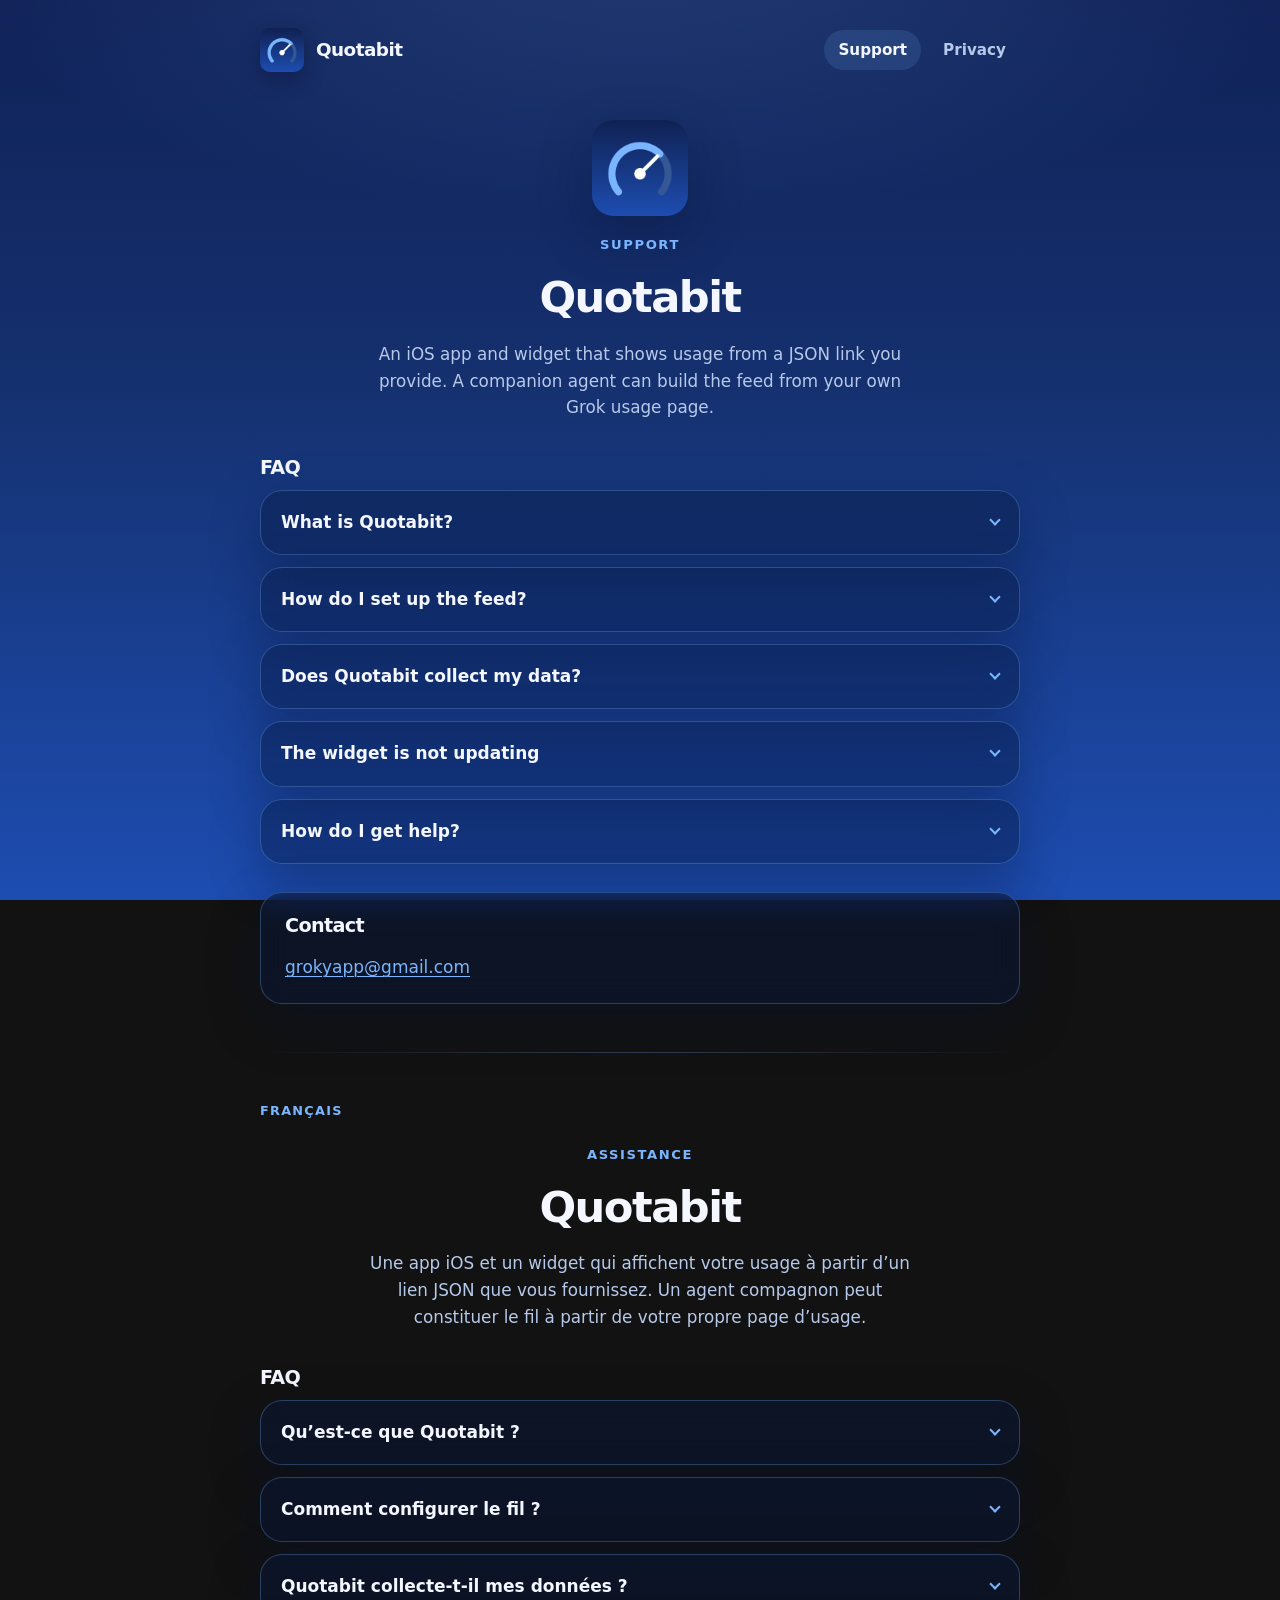
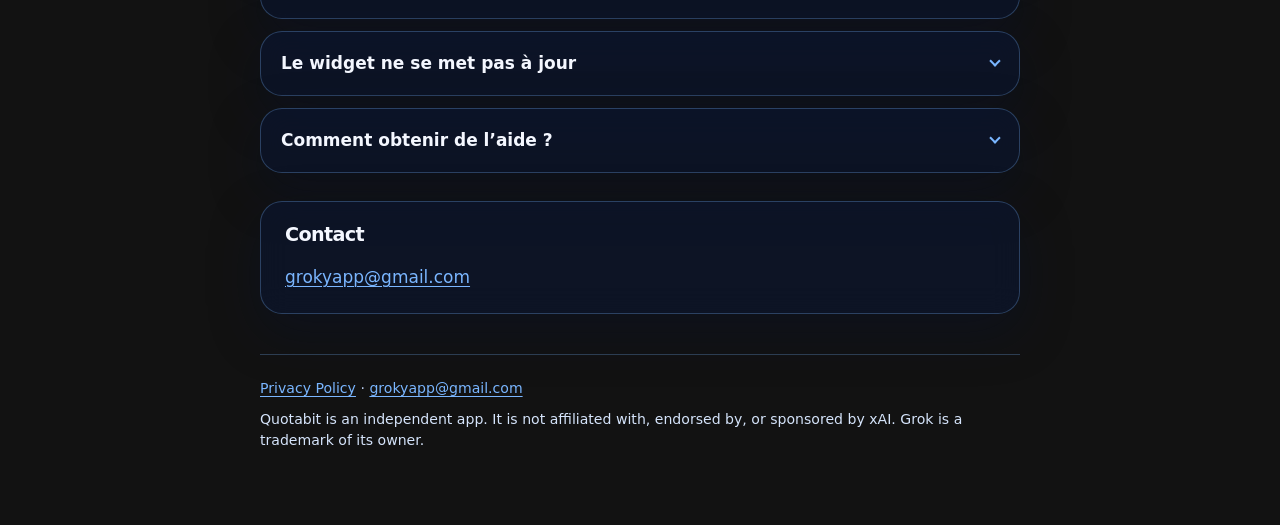
<file: index.html>
<!doctype html>
<html lang="en">
<head>
  <meta charset="utf-8">
  <meta name="viewport" content="width=device-width, initial-scale=1">
  <title>Quotabit – Support</title>
  <meta name="description" content="Support and FAQ for Quotabit, an iOS app and widget that shows your usage from a JSON feed you provide.">
  <meta name="theme-color" content="#102258">
  <meta name="apple-mobile-web-app-title" content="Quotabit">
  <link rel="canonical" href="https://nooxico.github.io/grokyapp/">
  <link rel="icon" href="favicon.ico" sizes="any">
  <link rel="icon" type="image/png" sizes="32x32" href="favicon-32.png">
  <link rel="apple-touch-icon" href="apple-touch-icon.png">
  <link rel="manifest" href="site.webmanifest">
  <meta property="og:type" content="website">
  <meta property="og:site_name" content="Quotabit">
  <meta property="og:title" content="Quotabit – Support">
  <meta property="og:description" content="Support and FAQ for Quotabit, an independent iOS usage widget.">
  <meta property="og:url" content="https://nooxico.github.io/grokyapp/">
  <meta property="og:image" content="https://nooxico.github.io/grokyapp/og-image.png">
  <meta property="og:image:width" content="1200">
  <meta property="og:image:height" content="630">
  <meta property="og:locale" content="en_US">
  <meta property="og:locale:alternate" content="fr_FR">
  <meta name="twitter:card" content="summary_large_image">
  <meta name="twitter:title" content="Quotabit – Support">
  <meta name="twitter:description" content="Support and FAQ for Quotabit, an independent iOS usage widget.">
  <meta name="twitter:image" content="https://nooxico.github.io/grokyapp/og-image.png">
  <link rel="stylesheet" href="styles.css">
</head>
<body>
  <div class="wrap">
    <header class="site-header">
      <a class="brand" href="index.html">
        <img src="assets/quotabit-icon-1024.png" width="44" height="44" alt="">
        Quotabit
      </a>
      <nav class="nav" aria-label="Site">
        <a href="index.html" aria-current="page">Support</a>
        <a href="privacy-policy.html">Privacy</a>
      </nav>
    </header>

    <main>
      <section class="hero hero--center" lang="en">
        <img class="app-icon" src="assets/quotabit-icon-1024.png" width="96" height="96" alt="Quotabit app icon">
        <p class="eyebrow">Support</p>
        <h1>Quotabit</h1>
        <p class="lede">An iOS app and widget that shows usage from a JSON link you provide. A companion agent can build the feed from your own Grok usage page.</p>
      </section>

      <section lang="en" aria-labelledby="faq-en">
        <h2 id="faq-en">FAQ</h2>
        <div class="faq">
          <details>
            <summary>What is Quotabit?</summary>
            <p>Quotabit is an independent iOS app and widget. You paste a JSON feed URL; the app displays percentage, reset date, tokens, credits, plan, and account name when those fields are in your file.</p>
          </details>
          <details>
            <summary>How do I set up the feed?</summary>
            <p>Publish a JSON file on storage you control (for example GitHub or Google Drive), then enter that HTTPS URL in Settings. A companion agent you set up can keep the file up to date from your own usage page.</p>
          </details>
          <details>
            <summary>Does Quotabit collect my data?</summary>
            <p>No. There is no account, analytics, ads, tracking, or third-party SDK. The app only fetches the feed URL you enter. Details are in the <a href="privacy-policy.html">privacy policy</a>.</p>
          </details>
          <details>
            <summary>The widget is not updating</summary>
            <p>Confirm the URL is reachable over HTTPS and that the file is valid JSON. Check Background App Refresh, then open the app once so it can refresh. Use Reset in Settings if you need to start over.</p>
          </details>
          <details>
            <summary>How do I get help?</summary>
            <p>Email <a href="mailto:grokyapp@gmail.com">grokyapp@gmail.com</a> with what you expected, what you saw, and your iOS version. We read every message.</p>
          </details>
        </div>
      </section>

      <section class="card" lang="en">
        <h2>Contact</h2>
        <p class="contact-row"><a href="mailto:grokyapp@gmail.com">grokyapp@gmail.com</a></p>
      </section>

      <hr class="divider">

      <section lang="fr">
        <p class="lang">Français</p>
        <section class="hero hero--center">
          <p class="eyebrow">Assistance</p>
          <h1>Quotabit</h1>
          <p class="lede">Une app iOS et un widget qui affichent votre usage à partir d’un lien JSON que vous fournissez. Un agent compagnon peut constituer le fil à partir de votre propre page d’usage.</p>
        </section>

        <h2>FAQ</h2>
        <div class="faq">
          <details>
            <summary>Qu’est-ce que Quotabit&nbsp;?</summary>
            <p>Quotabit est une app iOS et un widget indépendants. Vous collez l’URL d’un fichier JSON&nbsp;; l’app affiche le pourcentage, la date de réinitialisation, les tokens, les crédits, le plan et le nom du compte lorsqu’ils figurent dans votre fichier.</p>
          </details>
          <details>
            <summary>Comment configurer le fil&nbsp;?</summary>
            <p>Publiez un fichier JSON sur un stockage que vous contrôlez (par exemple GitHub ou Google Drive), puis saisissez cette URL HTTPS dans Réglages. Un agent compagnon que vous configurez peut tenir le fichier à jour depuis votre page d’usage.</p>
          </details>
          <details>
            <summary>Quotabit collecte-t-il mes données&nbsp;?</summary>
            <p>Non. Pas de compte, pas d’analytics, pas de publicité, pas de suivi, aucun SDK tiers. L’app ne fait que télécharger l’URL de fil que vous indiquez. Le détail est dans la <a href="privacy-policy.html">politique de confidentialité</a>.</p>
          </details>
          <details>
            <summary>Le widget ne se met pas à jour</summary>
            <p>Vérifiez que l’URL est accessible en HTTPS et que le fichier JSON est valide. Contrôlez l’actualisation en arrière-plan, puis ouvrez l’app une fois pour forcer un rafraîchissement. Utilisez Réinitialiser dans Réglages si besoin.</p>
          </details>
          <details>
            <summary>Comment obtenir de l’aide&nbsp;?</summary>
            <p>Écrivez à <a href="mailto:grokyapp@gmail.com">grokyapp@gmail.com</a> en indiquant ce que vous attendiez, ce que vous avez vu, et votre version d’iOS.</p>
          </details>
        </div>

        <section class="card">
          <h2>Contact</h2>
          <p class="contact-row"><a href="mailto:grokyapp@gmail.com">grokyapp@gmail.com</a></p>
        </section>
      </section>
    </main>

    <footer class="site-footer">
      <p><a href="privacy-policy.html">Privacy Policy</a> · <a href="mailto:grokyapp@gmail.com">grokyapp@gmail.com</a></p>
      <p class="disclaimer">Quotabit is an independent app. It is not affiliated with, endorsed by, or sponsored by xAI. Grok is a trademark of its owner.</p>
    </footer>
  </div>
</body>
</html>
</file>
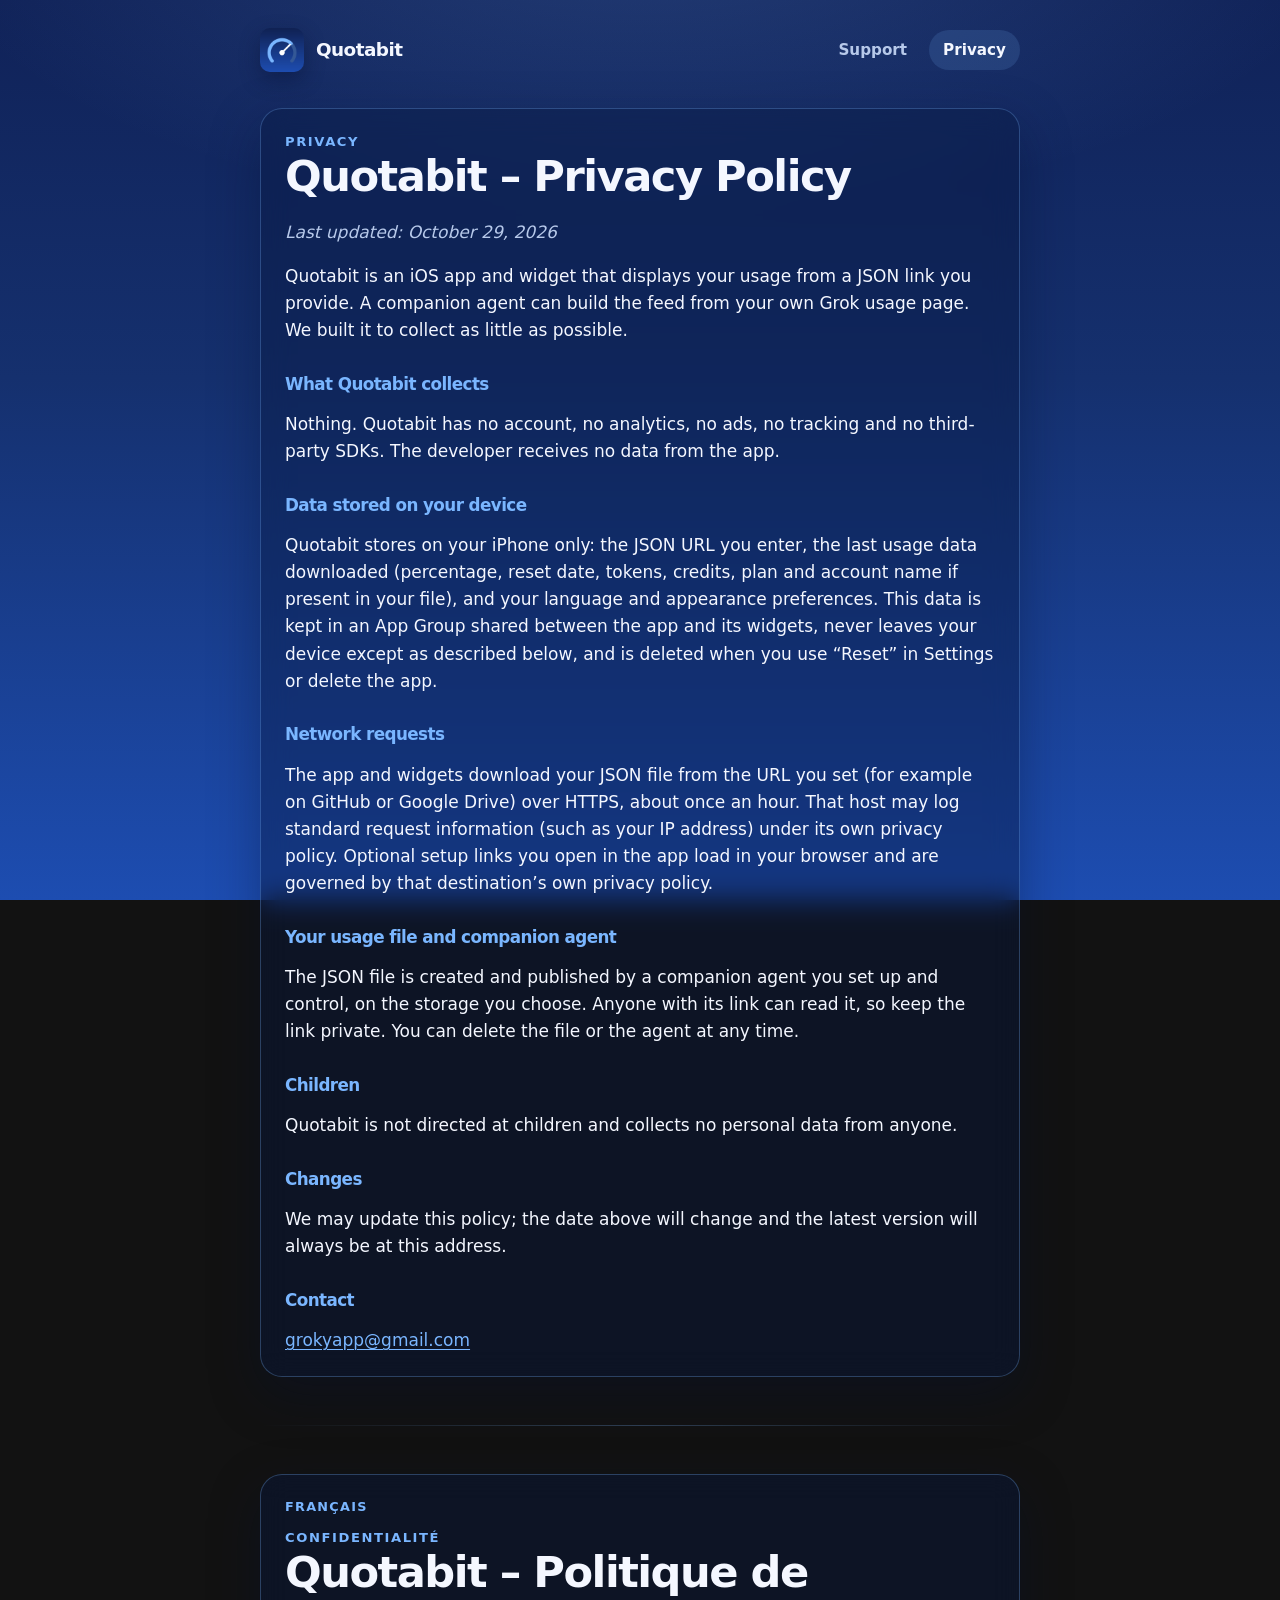
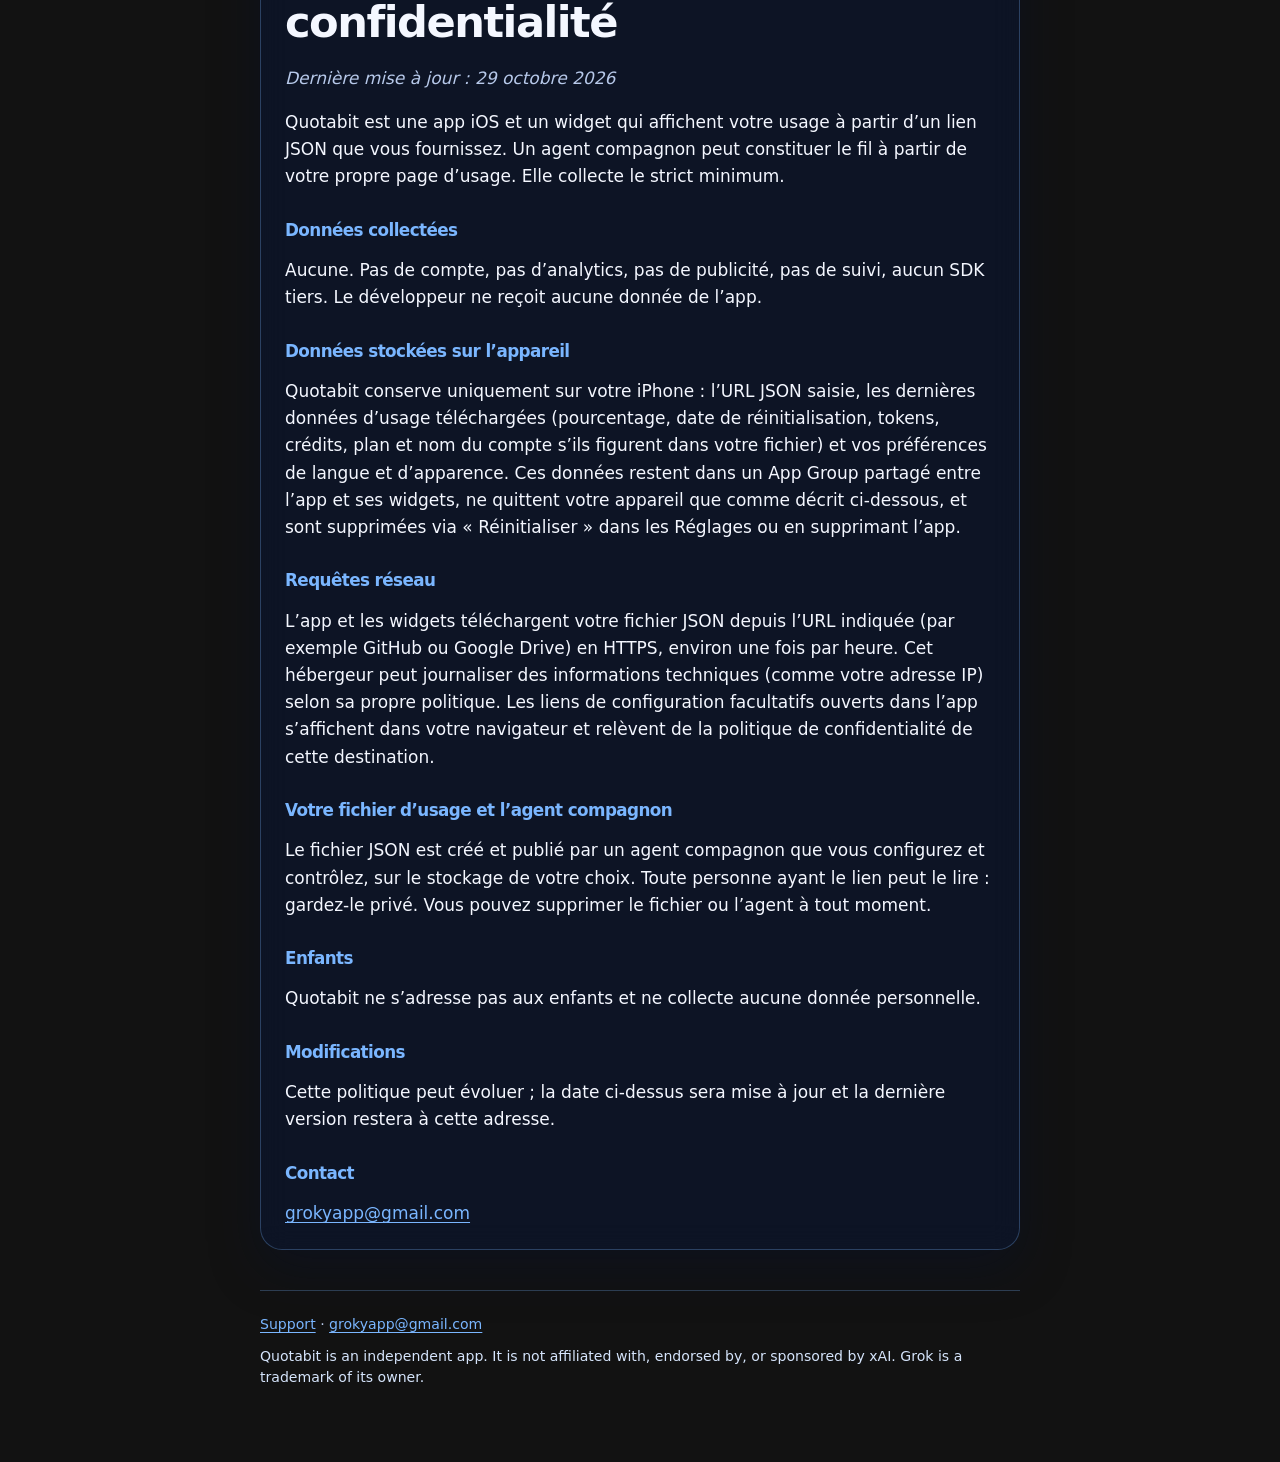
<file: privacy-policy.html>
<!doctype html>
<html lang="en">
<head>
  <meta charset="utf-8">
  <meta name="viewport" content="width=device-width, initial-scale=1">
  <title>Quotabit – Privacy Policy</title>
  <meta name="description" content="Privacy policy for Quotabit. The app collects nothing and only fetches the usage feed URL you provide.">
  <meta name="theme-color" content="#102258">
  <meta name="apple-mobile-web-app-title" content="Quotabit">
  <link rel="canonical" href="https://nooxico.github.io/grokyapp/privacy-policy.html">
  <link rel="icon" href="favicon.ico" sizes="any">
  <link rel="icon" type="image/png" sizes="32x32" href="favicon-32.png">
  <link rel="apple-touch-icon" href="apple-touch-icon.png">
  <link rel="manifest" href="site.webmanifest">
  <meta property="og:type" content="website">
  <meta property="og:site_name" content="Quotabit">
  <meta property="og:title" content="Quotabit – Privacy Policy">
  <meta property="og:description" content="Quotabit collects nothing. It only fetches the usage feed URL you provide.">
  <meta property="og:url" content="https://nooxico.github.io/grokyapp/privacy-policy.html">
  <meta property="og:image" content="https://nooxico.github.io/grokyapp/og-image.png">
  <meta property="og:image:width" content="1200">
  <meta property="og:image:height" content="630">
  <meta property="og:locale" content="en_US">
  <meta property="og:locale:alternate" content="fr_FR">
  <meta name="twitter:card" content="summary_large_image">
  <meta name="twitter:title" content="Quotabit – Privacy Policy">
  <meta name="twitter:description" content="Quotabit collects nothing. It only fetches the usage feed URL you provide.">
  <meta name="twitter:image" content="https://nooxico.github.io/grokyapp/og-image.png">
  <link rel="stylesheet" href="styles.css">
</head>
<body>
  <div class="wrap">
    <header class="site-header">
      <a class="brand" href="index.html">
        <img src="assets/quotabit-icon-1024.png" width="44" height="44" alt="">
        Quotabit
      </a>
      <nav class="nav" aria-label="Site">
        <a href="index.html">Support</a>
        <a href="privacy-policy.html" aria-current="page">Privacy</a>
      </nav>
    </header>

    <main>
      <article class="card policy" lang="en">
        <p class="eyebrow">Privacy</p>
        <h1>Quotabit – Privacy Policy</h1>
        <p class="meta">Last updated: October 29, 2026</p>
        <p>Quotabit is an iOS app and widget that displays your usage from a JSON link you provide. A companion agent can build the feed from your own Grok usage page. We built it to collect as little as possible.</p>
        <h2>What Quotabit collects</h2>
        <p>Nothing. Quotabit has no account, no analytics, no ads, no tracking and no third-party SDKs. The developer receives no data from the app.</p>
        <h2>Data stored on your device</h2>
        <p>Quotabit stores on your iPhone only: the JSON URL you enter, the last usage data downloaded (percentage, reset date, tokens, credits, plan and account name if present in your file), and your language and appearance preferences. This data is kept in an App Group shared between the app and its widgets, never leaves your device except as described below, and is deleted when you use “Reset” in Settings or delete the app.</p>
        <h2>Network requests</h2>
        <p>The app and widgets download your JSON file from the URL you set (for example on GitHub or Google Drive) over HTTPS, about once an hour. That host may log standard request information (such as your IP address) under its own privacy policy. Optional setup links you open in the app load in your browser and are governed by that destination’s own privacy policy.</p>
        <h2>Your usage file and companion agent</h2>
        <p>The JSON file is created and published by a companion agent you set up and control, on the storage you choose. Anyone with its link can read it, so keep the link private. You can delete the file or the agent at any time.</p>
        <h2>Children</h2>
        <p>Quotabit is not directed at children and collects no personal data from anyone.</p>
        <h2>Changes</h2>
        <p>We may update this policy; the date above will change and the latest version will always be at this address.</p>
        <h2>Contact</h2>
        <p><a href="mailto:grokyapp@gmail.com">grokyapp@gmail.com</a></p>
      </article>

      <hr class="divider">

      <article class="card policy" lang="fr">
        <p class="lang">Français</p>
        <p class="eyebrow">Confidentialité</p>
        <h1>Quotabit – Politique de confidentialité</h1>
        <p class="meta">Dernière mise à jour : 29 octobre 2026</p>
        <p>Quotabit est une app iOS et un widget qui affichent votre usage à partir d’un lien JSON que vous fournissez. Un agent compagnon peut constituer le fil à partir de votre propre page d’usage. Elle collecte le strict minimum.</p>
        <h2>Données collectées</h2>
        <p>Aucune. Pas de compte, pas d’analytics, pas de publicité, pas de suivi, aucun SDK tiers. Le développeur ne reçoit aucune donnée de l’app.</p>
        <h2>Données stockées sur l’appareil</h2>
        <p>Quotabit conserve uniquement sur votre iPhone : l’URL JSON saisie, les dernières données d’usage téléchargées (pourcentage, date de réinitialisation, tokens, crédits, plan et nom du compte s’ils figurent dans votre fichier) et vos préférences de langue et d’apparence. Ces données restent dans un App Group partagé entre l’app et ses widgets, ne quittent votre appareil que comme décrit ci-dessous, et sont supprimées via « Réinitialiser » dans les Réglages ou en supprimant l’app.</p>
        <h2>Requêtes réseau</h2>
        <p>L’app et les widgets téléchargent votre fichier JSON depuis l’URL indiquée (par exemple GitHub ou Google Drive) en HTTPS, environ une fois par heure. Cet hébergeur peut journaliser des informations techniques (comme votre adresse IP) selon sa propre politique. Les liens de configuration facultatifs ouverts dans l’app s’affichent dans votre navigateur et relèvent de la politique de confidentialité de cette destination.</p>
        <h2>Votre fichier d’usage et l’agent compagnon</h2>
        <p>Le fichier JSON est créé et publié par un agent compagnon que vous configurez et contrôlez, sur le stockage de votre choix. Toute personne ayant le lien peut le lire : gardez-le privé. Vous pouvez supprimer le fichier ou l’agent à tout moment.</p>
        <h2>Enfants</h2>
        <p>Quotabit ne s’adresse pas aux enfants et ne collecte aucune donnée personnelle.</p>
        <h2>Modifications</h2>
        <p>Cette politique peut évoluer ; la date ci-dessus sera mise à jour et la dernière version restera à cette adresse.</p>
        <h2>Contact</h2>
        <p><a href="mailto:grokyapp@gmail.com">grokyapp@gmail.com</a></p>
      </article>
    </main>

    <footer class="site-footer">
      <p><a href="index.html">Support</a> · <a href="mailto:grokyapp@gmail.com">grokyapp@gmail.com</a></p>
      <p class="disclaimer">Quotabit is an independent app. It is not affiliated with, endorsed by, or sponsored by xAI. Grok is a trademark of its owner.</p>
    </footer>
  </div>
</body>
</html>
</file>
<file: styles.css>
:root {
  --navy-deep: #102258;
  --navy: #15306e;
  --navy-mid: #1a3d8c;
  --navy-bright: #1d4db1;
  --accent: #7ab6ff;
  --accent-strong: #4f9cff;
  --text: #f4f7ff;
  --muted: #b7c9ea;
  --card: rgba(9, 24, 64, 0.42);
  --stroke: rgba(122, 182, 255, 0.28);
  --shadow: 0 18px 50px rgba(6, 16, 48, 0.35);
  --radius: 22px;
  --max: 760px;
}

*,
*::before,
*::after {
  box-sizing: border-box;
}

html {
  color-scheme: dark;
}

body {
  margin: 0;
  min-height: 100vh;
  font: 17px/1.6 -apple-system, BlinkMacSystemFont, "SF Pro Text", "Segoe UI", system-ui, sans-serif;
  color: var(--text);
  background:
    radial-gradient(1200px 500px at 50% -80px, rgba(122, 182, 255, 0.18), transparent 60%),
    linear-gradient(180deg, var(--navy-deep) 0%, var(--navy) 42%, var(--navy-bright) 100%);
  background-attachment: fixed;
}

a {
  color: var(--accent);
  text-decoration-thickness: 1px;
  text-underline-offset: 0.18em;
}

a:hover {
  color: #cfe4ff;
}

.wrap {
  width: min(var(--max), calc(100% - 40px));
  margin: 0 auto;
  padding: 28px 0 64px;
}

.site-header {
  display: flex;
  align-items: center;
  justify-content: space-between;
  gap: 16px;
  margin-bottom: 36px;
}

.brand {
  display: flex;
  align-items: center;
  gap: 12px;
  color: var(--text);
  text-decoration: none;
  font-weight: 700;
  letter-spacing: -0.03em;
  font-size: 1.15rem;
}

.brand img {
  width: 44px;
  height: 44px;
  border-radius: 22.5%;
  box-shadow: 0 8px 20px rgba(8, 20, 56, 0.45);
}

.nav {
  display: flex;
  gap: 8px;
}

.nav a {
  color: var(--muted);
  text-decoration: none;
  padding: 8px 14px;
  border-radius: 999px;
  font-size: 0.95rem;
  font-weight: 600;
}

.nav a:hover,
.nav a[aria-current="page"] {
  color: var(--text);
  background: rgba(122, 182, 255, 0.14);
}

.hero {
  display: grid;
  justify-items: start;
  gap: 18px;
  margin-bottom: 28px;
}

.hero--center {
  justify-items: center;
  text-align: center;
  padding: 12px 0 8px;
}

.app-icon {
  width: 96px;
  height: 96px;
  border-radius: 22.5%;
  box-shadow: var(--shadow);
}

.eyebrow {
  margin: 0;
  color: var(--accent);
  font-size: 0.82rem;
  font-weight: 700;
  letter-spacing: 0.12em;
  text-transform: uppercase;
}

h1,
h2 {
  line-height: 1.15;
  letter-spacing: -0.035em;
}

h1 {
  margin: 0;
  font-size: clamp(2rem, 5vw, 2.7rem);
}

h2 {
  margin: 0 0 0.55em;
  font-size: 1.2rem;
}

.lede {
  margin: 0;
  max-width: 40rem;
  color: var(--muted);
  font-size: 1.05rem;
}

.hero--center .lede {
  max-width: 34rem;
}

.card,
.faq details {
  background: var(--card);
  border: 1px solid var(--stroke);
  border-radius: var(--radius);
  box-shadow: var(--shadow);
  backdrop-filter: blur(14px);
}

.card {
  padding: 22px 24px;
  margin: 0 0 18px;
}

.card p:first-child,
.policy p:first-child {
  margin-top: 0;
}

.card p:last-child,
.policy p:last-child {
  margin-bottom: 0;
}

.faq {
  display: grid;
  gap: 12px;
  margin: 8px 0 28px;
}

.faq details {
  padding: 4px 20px 4px;
}

.faq summary {
  cursor: pointer;
  list-style: none;
  font-weight: 650;
  padding: 14px 0;
}

.faq summary::-webkit-details-marker {
  display: none;
}

.faq summary::after {
  content: "";
  float: right;
  width: 8px;
  height: 8px;
  margin-top: 7px;
  border-right: 2px solid var(--accent);
  border-bottom: 2px solid var(--accent);
  transform: rotate(45deg);
}

.faq details[open] summary::after {
  margin-top: 10px;
  transform: rotate(225deg);
}

.faq details p {
  margin: 0 0 16px;
  color: var(--muted);
}

.policy h2 {
  margin-top: 1.8em;
  color: var(--accent);
  font-size: 1.05rem;
}

.policy h2:first-child {
  margin-top: 0;
}

.meta {
  color: var(--muted);
  font-style: italic;
}

.divider {
  border: 0;
  height: 1px;
  margin: 48px 0;
  background: linear-gradient(90deg, transparent, var(--stroke), transparent);
}

.lang {
  margin: 0 0 10px;
  color: var(--accent);
  font-size: 0.8rem;
  font-weight: 700;
  letter-spacing: 0.1em;
  text-transform: uppercase;
}

.contact-row {
  display: flex;
  flex-wrap: wrap;
  gap: 10px 18px;
  align-items: center;
}

.site-footer {
  margin-top: 40px;
  padding-top: 22px;
  border-top: 1px solid var(--stroke);
  color: var(--muted);
  font-size: 0.88rem;
}

.site-footer p {
  margin: 0 0 10px;
}

.disclaimer {
  color: #d5e4fb;
  line-height: 1.5;
}

@media (max-width: 560px) {
  .wrap {
    width: min(var(--max), calc(100% - 28px));
  }

  .site-header {
    flex-direction: column;
    align-items: flex-start;
  }

  .app-icon {
    width: 80px;
    height: 80px;
  }
}
</file>
